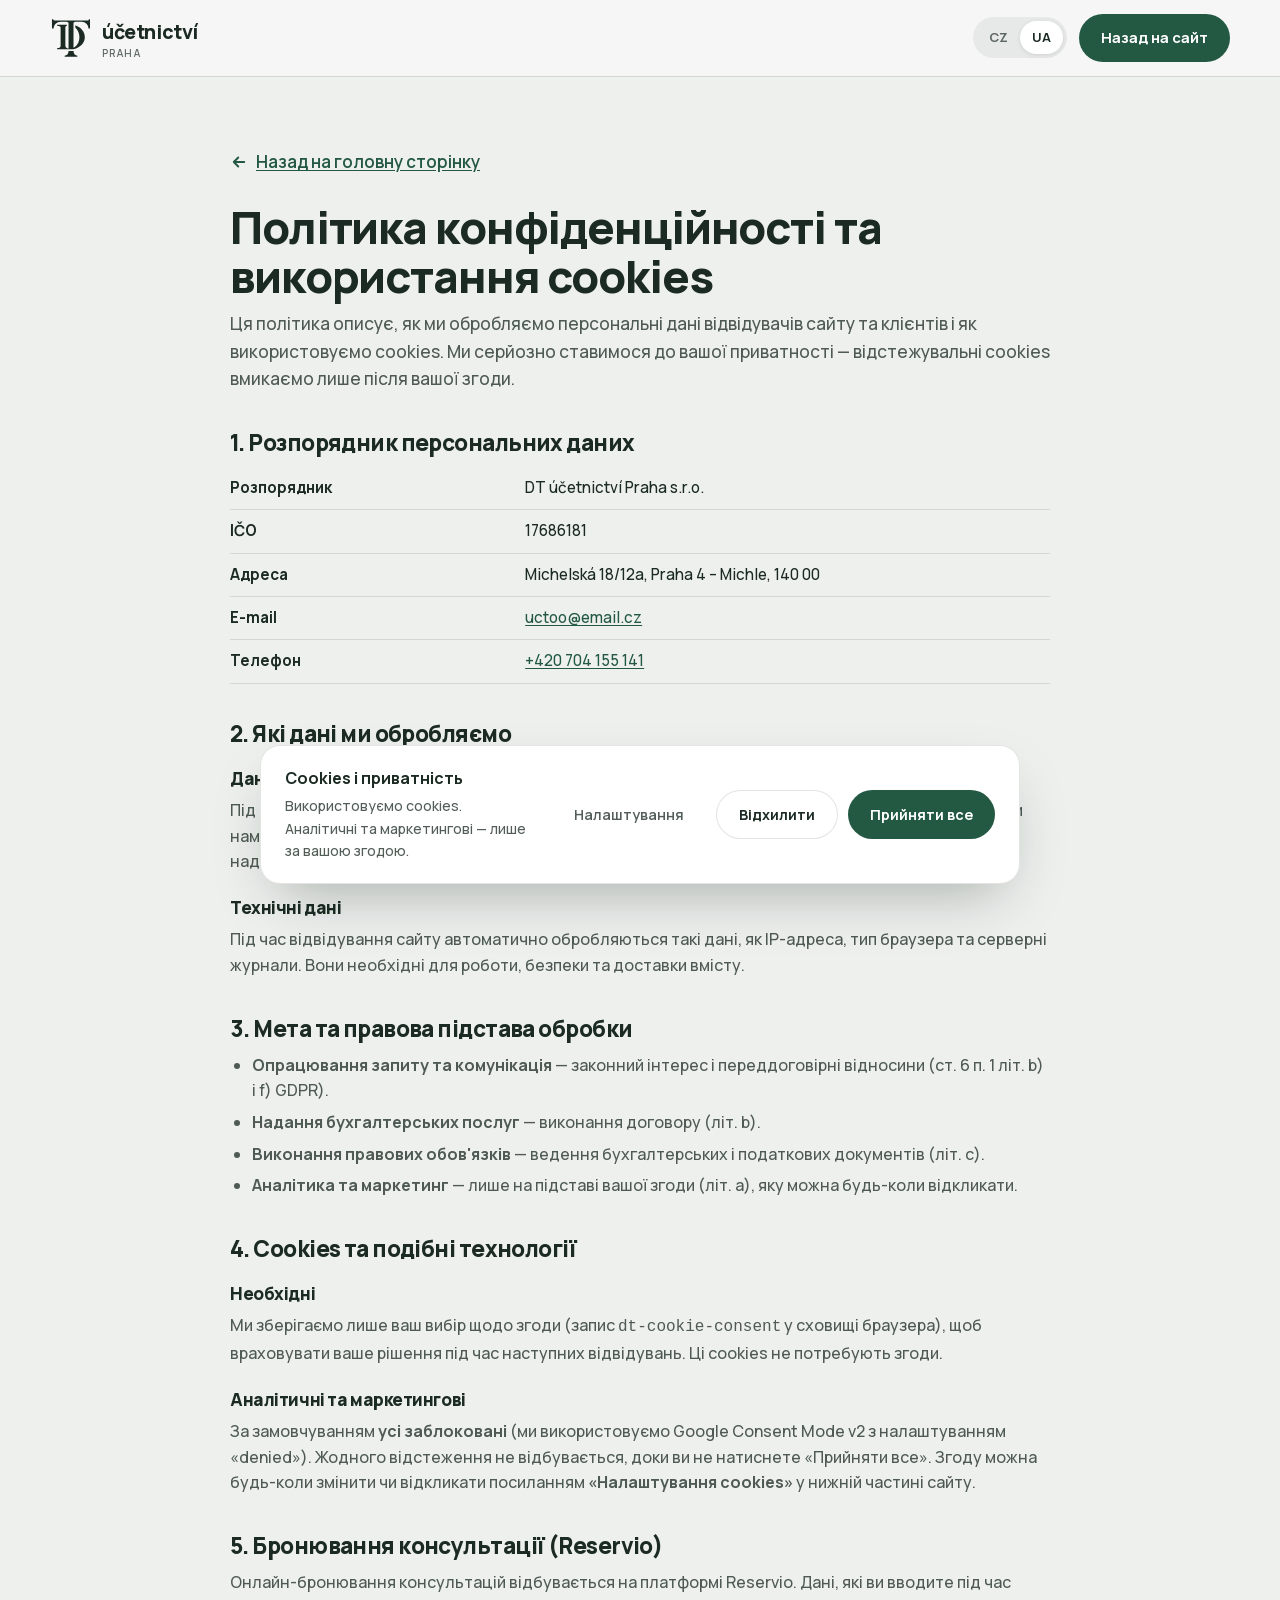
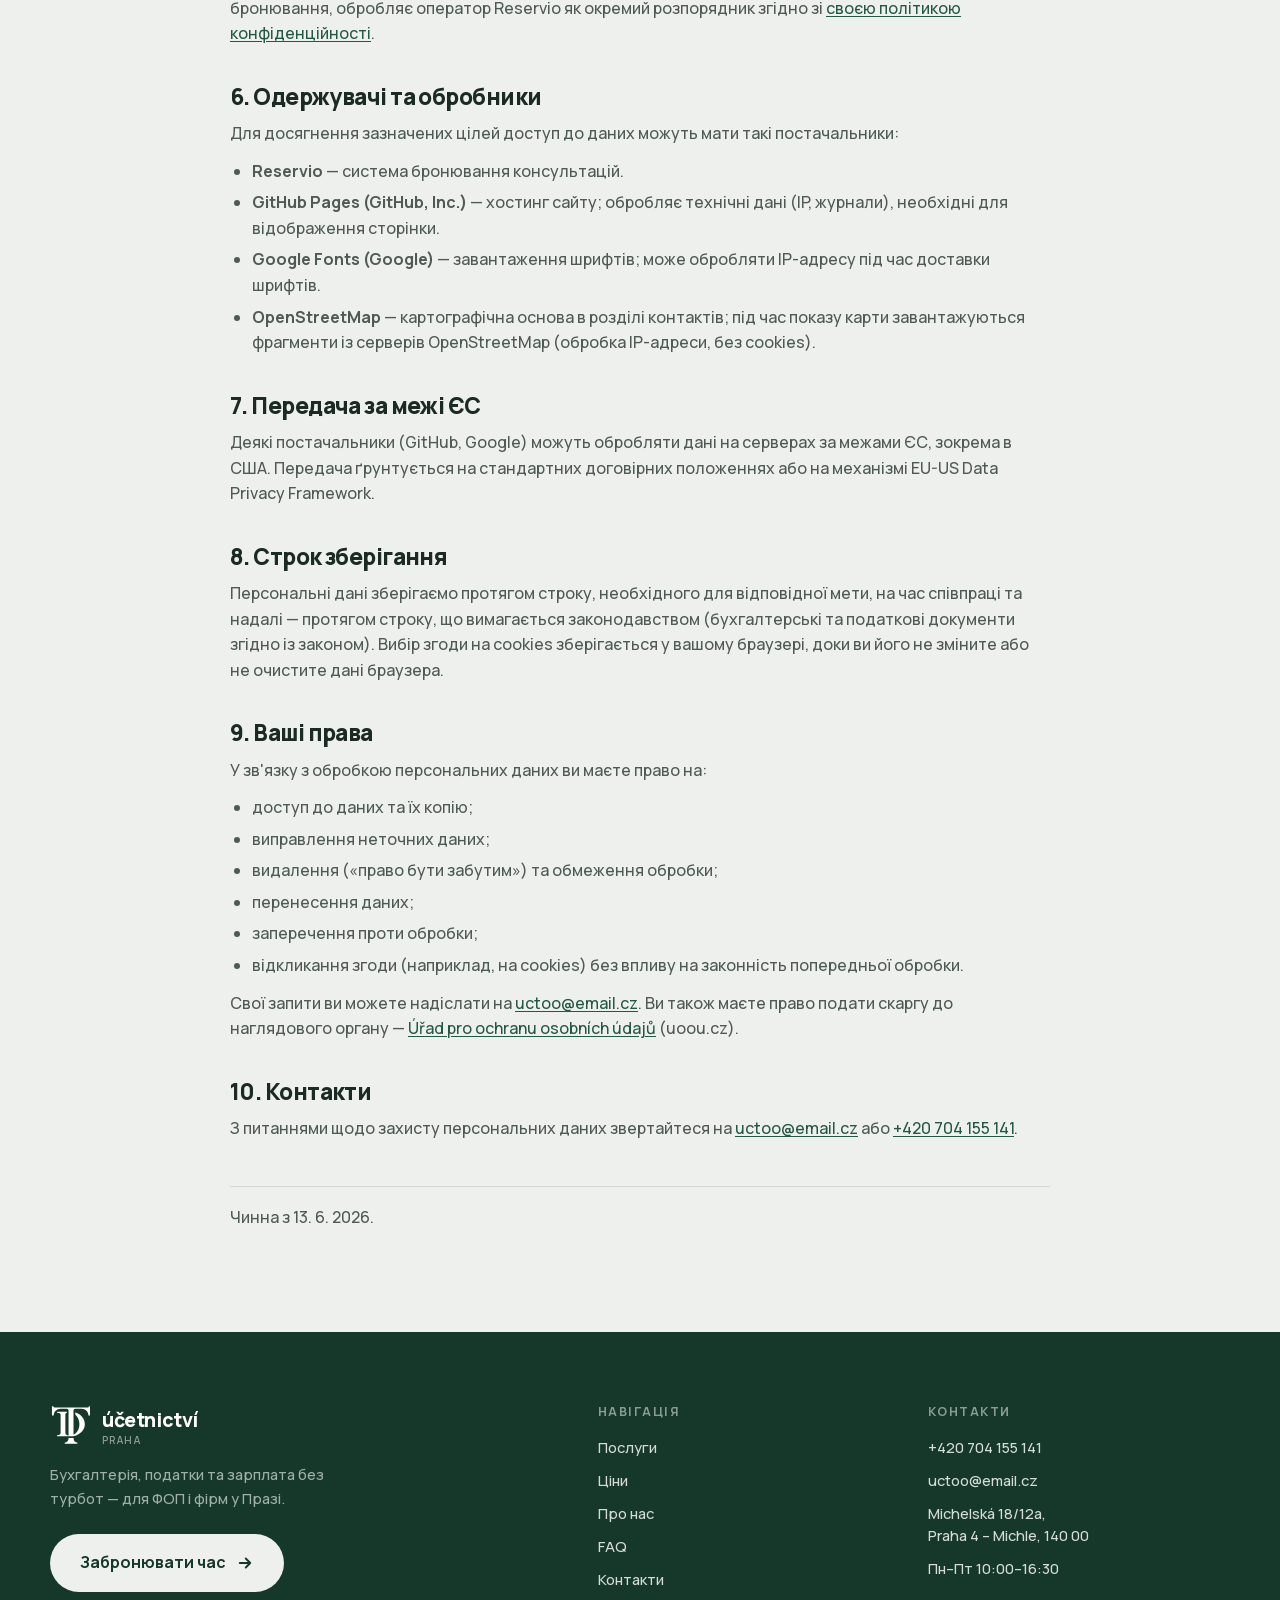
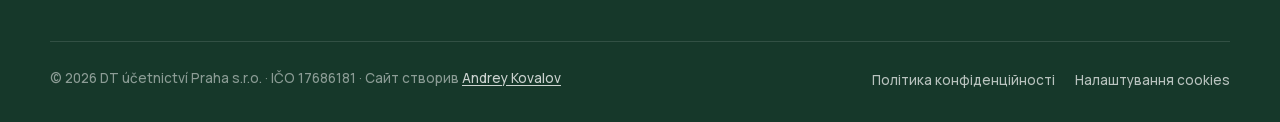
<file: zasady-ua.html>
<!DOCTYPE html>
<html lang="uk" class="no-js">
<head>
  <meta charset="UTF-8">
  <meta name="viewport" content="width=device-width, initial-scale=1.0">
  <title>Політика конфіденційності та cookies — DT účetnictví Praha</title>
  <meta name="description" content="Як DT účetnictví Praha s.r.o. обробляє персональні дані та використовує cookies. Згода, права суб'єкта даних за GDPR і контакти.">
  <meta name="robots" content="noindex, nofollow">
  <link rel="canonical" href="https://www.uctoo.cz/zasady-ua.html">
  <link rel="alternate" hreflang="cs" href="https://www.uctoo.cz/zasady.html">
  <link rel="alternate" hreflang="uk" href="https://www.uctoo.cz/zasady-ua.html">
  <meta name="theme-color" content="#16382A">
  <link rel="icon" type="image/svg+xml" href="assets/logo.svg">
  <link rel="apple-touch-icon" href="assets/icon-180.png">
  <link rel="stylesheet" href="assets/style.css?v=28">
  <script src="assets/prefs.js?v=1" defer></script>
</head>
<body class="legal-page">

  <header class="header">
    <div class="container header-inner">
      <a href="ua.html" class="logo" aria-label="DT účetnictví Praha — головна">
        <span class="logo-mark" aria-hidden="true"><svg viewBox="0 0 240 238" xmlns="http://www.w3.org/2000/svg"><path fill="currentColor" d="M134.864 193.659H105.628V197.99C105.628 210.07 95.8357 219.862 83.7559 219.862V226.792H156.519V219.862C144.559 219.862 134.864 210.167 134.864 198.207V193.659Z"/><path fill="currentColor" d="M18.5667 11.9715H11.1826V65.1402H20.9011C20.9011 43.4412 38.4916 25.8506 60.1906 25.8506H95.9439C101.467 25.8506 105.944 30.3278 105.944 35.8506V178.286H102.81C94.5255 178.286 87.8098 171.57 87.8098 163.286V58.863C87.8098 54.3847 91.4402 50.7544 95.9185 50.7544V43.0014H41.2918V50.7544H50.6916C56.2144 50.7544 60.6916 55.2315 60.6916 60.7544V164.838C60.6916 170.913 55.7667 175.838 49.6916 175.838H41.1353V183.127H134.279C134.279 183.127 199.008 170.569 199.008 113.435C199.008 60.9733 144.606 47.1213 144.606 47.1213V59.3884C144.606 59.3884 168.074 80.845 168.074 113.435C168.074 162.335 134.279 174.083 134.279 174.083V35.8506C134.279 30.3278 138.756 25.8506 144.279 25.8506H180.746C202.466 25.8506 220.073 43.4579 220.073 65.1777H228.563V11.355H222.26C222.26 15.5318 218.874 18.9179 214.697 18.9179H25.513C21.6766 18.9179 18.5667 15.8079 18.5667 11.9715Z"/></svg></span>
        <span>účetnictví<small>Praha</small></span>
      </a>
      <div class="header-actions">
        <div class="lang-switch" aria-label="Мова сайту">
          <a href="zasady.html" hreflang="cs">CZ</a>
          <a href="zasady-ua.html" class="active" lang="uk" aria-current="true">UA</a>
        </div>
        <a class="btn btn-primary" href="ua.html">Назад на сайт</a>
      </div>
    </div>
  </header>

  <main class="legal">
    <div class="container">
      <a href="ua.html" class="legal-back">
        <svg width="18" height="18" viewBox="0 0 24 24" fill="none" stroke="currentColor" stroke-width="2.5" stroke-linecap="round" stroke-linejoin="round" aria-hidden="true"><path d="M19 12H5M11 18l-6-6 6-6"/></svg>
        Назад на головну сторінку
      </a>

      <h1>Політика конфіденційності та використання cookies</h1>
      <p class="lead">Ця політика описує, як ми обробляємо персональні дані відвідувачів сайту та клієнтів і як використовуємо cookies. Ми серйозно ставимося до вашої приватності — відстежувальні cookies вмикаємо лише після вашої згоди.</p>

      <h2>1. Розпорядник персональних даних</h2>
      <table>
        <tr><td>Розпорядник</td><td>DT účetnictví Praha s.r.o.</td></tr>
        <tr><td>IČO</td><td>17686181</td></tr>
        <tr><td>Адреса</td><td>Michelská 18/12a, Praha 4 – Michle, 140 00</td></tr>
        <tr><td>E-mail</td><td><a href="mailto:uctoo@email.cz">uctoo@email.cz</a></td></tr>
        <tr><td>Телефон</td><td><a href="tel:+420704155141">+420 704 155 141</a></td></tr>
      </table>

      <h2>2. Які дані ми обробляємо</h2>
      <h3>Дані, які ви надаєте самі</h3>
      <p>Під час запиту, телефонного дзвінка, листування або бронювання консультації ви можете передати нам зокрема ім'я та прізвище, e-mail, номер телефону та відомості про ваш бізнес, необхідні для надання бухгалтерської послуги.</p>
      <h3>Технічні дані</h3>
      <p>Під час відвідування сайту автоматично обробляються такі дані, як IP-адреса, тип браузера та серверні журнали. Вони необхідні для роботи, безпеки та доставки вмісту.</p>

      <h2>3. Мета та правова підстава обробки</h2>
      <ul>
        <li><strong>Опрацювання запиту та комунікація</strong> — законний інтерес і переддоговірні відносини (ст. 6 п. 1 літ. b) і f) GDPR).</li>
        <li><strong>Надання бухгалтерських послуг</strong> — виконання договору (літ. b).</li>
        <li><strong>Виконання правових обов'язків</strong> — ведення бухгалтерських і податкових документів (літ. c).</li>
        <li><strong>Аналітика та маркетинг</strong> — лише на підставі вашої згоди (літ. a), яку можна будь-коли відкликати.</li>
      </ul>

      <h2>4. Cookies та подібні технології</h2>
      <h3>Необхідні</h3>
      <p>Ми зберігаємо лише ваш вибір щодо згоди (запис <code>dt-cookie-consent</code> у сховищі браузера), щоб враховувати ваше рішення під час наступних відвідувань. Ці cookies не потребують згоди.</p>
      <h3>Аналітичні та маркетингові</h3>
      <p>За замовчуванням <strong>усі заблоковані</strong> (ми використовуємо Google Consent Mode v2 з налаштуванням «denied»). Жодного відстеження не відбувається, доки ви не натиснете «Прийняти все». Згоду можна будь-коли змінити чи відкликати посиланням <strong>«Налаштування cookies»</strong> у нижній частині сайту.</p>

      <h2>5. Бронювання консультації (Reservio)</h2>
      <p>Онлайн-бронювання консультацій відбувається на платформі Reservio. Дані, які ви вводите під час бронювання, обробляє оператор Reservio як окремий розпорядник згідно зі <a href="https://www.reservio.com/privacy-policy" target="_blank" rel="noopener">своєю політикою конфіденційності</a>.</p>

      <h2>6. Одержувачі та обробники</h2>
      <p>Для досягнення зазначених цілей доступ до даних можуть мати такі постачальники:</p>
      <ul>
        <li><strong>Reservio</strong> — система бронювання консультацій.</li>
        <li><strong>GitHub Pages (GitHub, Inc.)</strong> — хостинг сайту; обробляє технічні дані (IP, журнали), необхідні для відображення сторінки.</li>
        <li><strong>Google Fonts (Google)</strong> — завантаження шрифтів; може обробляти IP-адресу під час доставки шрифтів.</li>
        <li><strong>OpenStreetMap</strong> — картографічна основа в розділі контактів; під час показу карти завантажуються фрагменти із серверів OpenStreetMap (обробка IP-адреси, без cookies).</li>
      </ul>

      <h2>7. Передача за межі ЄС</h2>
      <p>Деякі постачальники (GitHub, Google) можуть обробляти дані на серверах за межами ЄС, зокрема в США. Передача ґрунтується на стандартних договірних положеннях або на механізмі EU-US Data Privacy Framework.</p>

      <h2>8. Строк зберігання</h2>
      <p>Персональні дані зберігаємо протягом строку, необхідного для відповідної мети, на час співпраці та надалі — протягом строку, що вимагається законодавством (бухгалтерські та податкові документи згідно із законом). Вибір згоди на cookies зберігається у вашому браузері, доки ви його не зміните або не очистите дані браузера.</p>

      <h2>9. Ваші права</h2>
      <p>У зв'язку з обробкою персональних даних ви маєте право на:</p>
      <ul>
        <li>доступ до даних та їх копію;</li>
        <li>виправлення неточних даних;</li>
        <li>видалення («право бути забутим») та обмеження обробки;</li>
        <li>перенесення даних;</li>
        <li>заперечення проти обробки;</li>
        <li>відкликання згоди (наприклад, на cookies) без впливу на законність попередньої обробки.</li>
      </ul>
      <p>Свої запити ви можете надіслати на <a href="mailto:uctoo@email.cz">uctoo@email.cz</a>. Ви також маєте право подати скаргу до наглядового органу — <a href="https://www.uoou.cz" target="_blank" rel="noopener">Úřad pro ochranu osobních údajů</a> (uoou.cz).</p>

      <h2>10. Контакти</h2>
      <p>З питаннями щодо захисту персональних даних звертайтеся на <a href="mailto:uctoo@email.cz">uctoo@email.cz</a> або <a href="tel:+420704155141">+420 704 155 141</a>.</p>

      <p class="legal-updated">Чинна з 13. 6. 2026.</p>
    </div>
  </main>

  <footer class="footer">
    <div class="container">
      <div class="footer-top">
        <div class="footer-brand">
          <a href="ua.html" class="logo" aria-label="DT účetnictví Praha">
            <span class="logo-mark" aria-hidden="true"><svg viewBox="0 0 240 238" xmlns="http://www.w3.org/2000/svg"><path fill="currentColor" d="M134.864 193.659H105.628V197.99C105.628 210.07 95.8357 219.862 83.7559 219.862V226.792H156.519V219.862C144.559 219.862 134.864 210.167 134.864 198.207V193.659Z"/><path fill="currentColor" d="M18.5667 11.9715H11.1826V65.1402H20.9011C20.9011 43.4412 38.4916 25.8506 60.1906 25.8506H95.9439C101.467 25.8506 105.944 30.3278 105.944 35.8506V178.286H102.81C94.5255 178.286 87.8098 171.57 87.8098 163.286V58.863C87.8098 54.3847 91.4402 50.7544 95.9185 50.7544V43.0014H41.2918V50.7544H50.6916C56.2144 50.7544 60.6916 55.2315 60.6916 60.7544V164.838C60.6916 170.913 55.7667 175.838 49.6916 175.838H41.1353V183.127H134.279C134.279 183.127 199.008 170.569 199.008 113.435C199.008 60.9733 144.606 47.1213 144.606 47.1213V59.3884C144.606 59.3884 168.074 80.845 168.074 113.435C168.074 162.335 134.279 174.083 134.279 174.083V35.8506C134.279 30.3278 138.756 25.8506 144.279 25.8506H180.746C202.466 25.8506 220.073 43.4579 220.073 65.1777H228.563V11.355H222.26C222.26 15.5318 218.874 18.9179 214.697 18.9179H25.513C21.6766 18.9179 18.5667 15.8079 18.5667 11.9715Z"/></svg></span>
            <span>účetnictví<small>Praha</small></span>
          </a>
          <p class="footer-tagline">Бухгалтерія, податки та зарплата без турбот — для ФОП і фірм у Празі.</p>
          <a class="btn btn-primary" href="https://diana-romanukova.reservio.com/services" target="_blank" rel="noopener">
            Забронювати час
            <svg width="18" height="18" viewBox="0 0 24 24" fill="none" stroke="currentColor" stroke-width="2.5" stroke-linecap="round" stroke-linejoin="round" aria-hidden="true"><path d="M5 12h14M13 6l6 6-6 6"/></svg>
          </a>
        </div>
        <nav class="footer-nav" aria-label="Підвал">
          <div class="footer-col">
            <h3>Навігація</h3>
            <a href="ua.html#sluzby">Послуги</a>
            <a href="ua.html#cenik">Ціни</a>
            <a href="ua.html#o-nas">Про нас</a>
            <a href="ua.html#faq">FAQ</a>
            <a href="ua.html#kontakt">Контакти</a>
          </div>
          <div class="footer-col">
            <h3>Контакти</h3>
            <a href="tel:+420704155141">+420 704 155 141</a>
            <a href="mailto:uctoo@email.cz">uctoo@email.cz</a>
            <p>Michelská 18/12a,<br>Praha 4 – Michle, 140 00</p>
            <p>Пн–Пт 10:00–16:30</p>
          </div>
        </nav>
      </div>
      <div class="footer-bottom">
        <span>© 2026 DT účetnictví Praha s.r.o. · IČO 17686181 · Сайт створив <a class="footer-credit" href="https://kovalov.cz" target="_blank" rel="noopener">Andrey Kovalov</a></span>
        <span class="footer-legal">
          <a href="zasady-ua.html">Політика конфіденційності</a>
          <button type="button" class="footer-link" data-pref="open">Налаштування cookies</button>
        </span>
      </div>
    </div>
  </footer>

  <div class="pref-bar" id="prefBar" role="dialog" aria-live="polite" aria-label="Налаштування приватності" hidden>
    <div class="pref-inner">
      <div class="pref-text">
        <strong>Cookies і приватність</strong>
        <p>Використовуємо cookies. Аналітичні та маркетингові — лише за вашою згодою.</p>
      </div>
      <div class="pref-options">
        <label class="pref-opt">
          <span><strong>Необхідні</strong><small>Потрібні для роботи сайту — завжди активні.</small></span>
          <input type="checkbox" checked disabled aria-label="Необхідні cookies (завжди активні)">
        </label>
        <label class="pref-opt">
          <span><strong>Аналітичні</strong><small>Анонімна статистика відвідувань.</small></span>
          <input type="checkbox" data-cat="analytics" aria-label="Аналітичні cookies">
        </label>
        <label class="pref-opt">
          <span><strong>Маркетингові</strong><small>Вимірювання реклами та ремаркетинг.</small></span>
          <input type="checkbox" data-cat="marketing" aria-label="Маркетингові cookies">
        </label>
      </div>
      <div class="pref-actions">
        <button type="button" class="btn btn-ghost" data-pref="settings">Налаштування</button>
        <button type="button" class="btn btn-secondary" data-pref="deny">Відхилити</button>
        <button type="button" class="btn btn-primary" data-pref="save">Зберегти вибір</button>
        <button type="button" class="btn btn-primary" data-pref="accept">Прийняти все</button>
      </div>
    </div>
  </div>

</body>
</html>
</file>
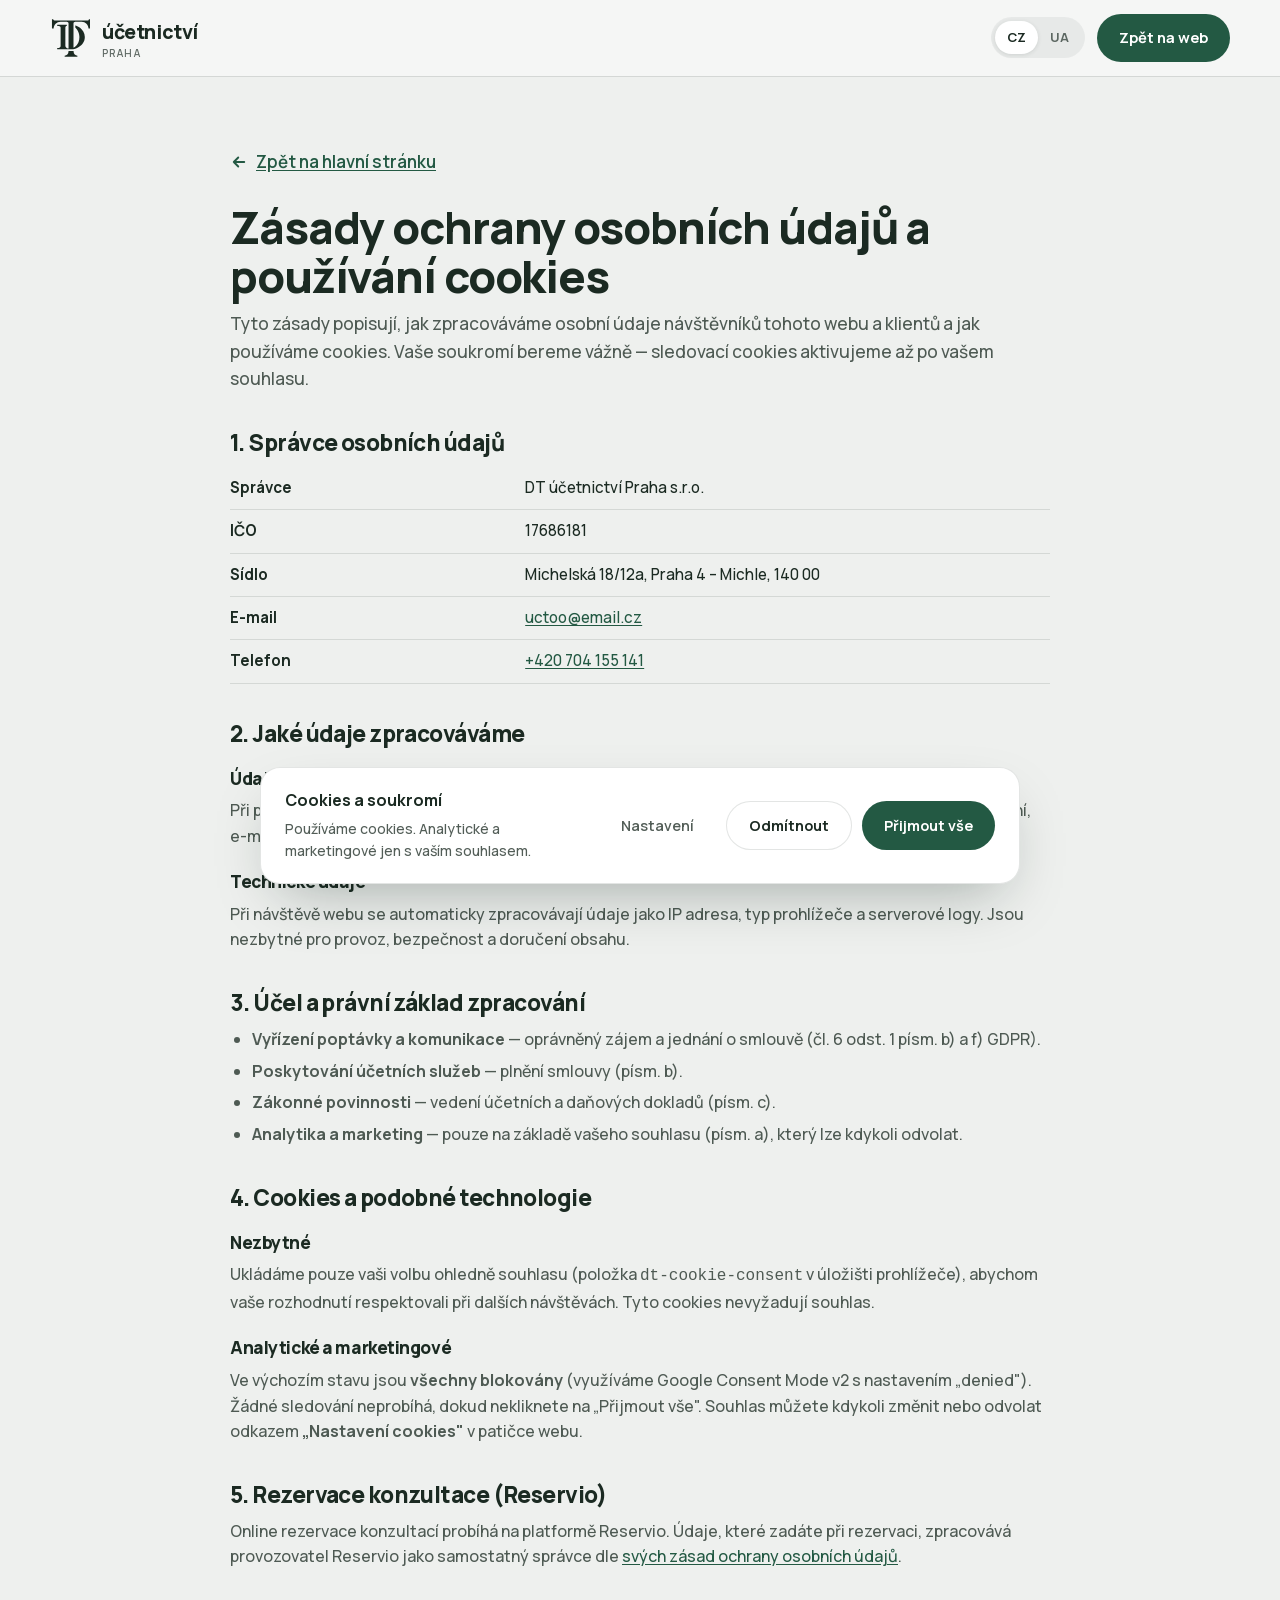
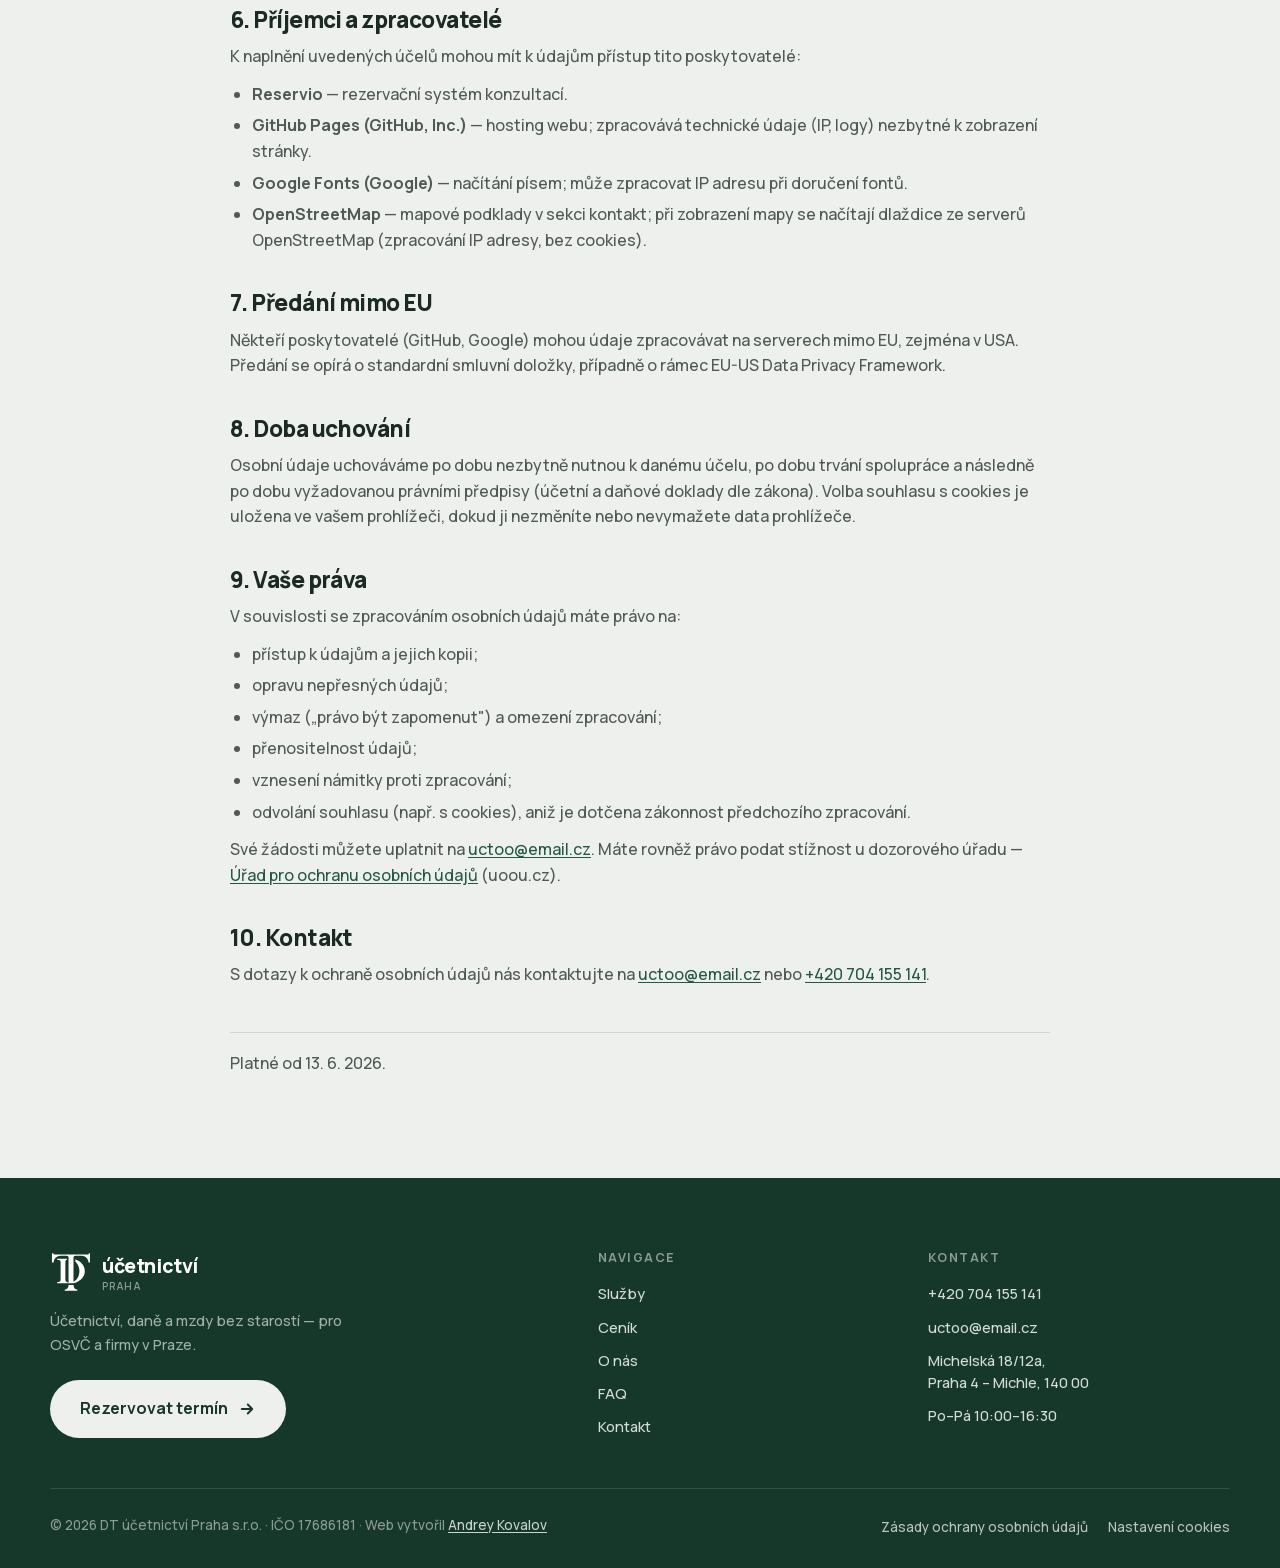
<file: zasady.html>
<!DOCTYPE html>
<html lang="cs" class="no-js">
<head>
  <meta charset="UTF-8">
  <meta name="viewport" content="width=device-width, initial-scale=1.0">
  <title>Zásady ochrany osobních údajů a cookies — DT účetnictví Praha</title>
  <meta name="description" content="Jak DT účetnictví Praha s.r.o. zpracovává osobní údaje a používá cookies. Souhlas, práva subjektu údajů dle GDPR a kontakt.">
  <meta name="robots" content="noindex, nofollow">
  <link rel="canonical" href="https://www.uctoo.cz/zasady.html">
  <link rel="alternate" hreflang="cs" href="https://www.uctoo.cz/zasady.html">
  <link rel="alternate" hreflang="uk" href="https://www.uctoo.cz/zasady-ua.html">
  <meta name="theme-color" content="#16382A">
  <link rel="icon" type="image/svg+xml" href="assets/logo.svg">
  <link rel="apple-touch-icon" href="assets/icon-180.png">
  <link rel="stylesheet" href="assets/style.css?v=28">
  <script src="assets/prefs.js?v=1" defer></script>
</head>
<body class="legal-page">

  <header class="header">
    <div class="container header-inner">
      <a href="index.html" class="logo" aria-label="DT účetnictví Praha — domů">
        <span class="logo-mark" aria-hidden="true"><svg viewBox="0 0 240 238" xmlns="http://www.w3.org/2000/svg"><path fill="currentColor" d="M134.864 193.659H105.628V197.99C105.628 210.07 95.8357 219.862 83.7559 219.862V226.792H156.519V219.862C144.559 219.862 134.864 210.167 134.864 198.207V193.659Z"/><path fill="currentColor" d="M18.5667 11.9715H11.1826V65.1402H20.9011C20.9011 43.4412 38.4916 25.8506 60.1906 25.8506H95.9439C101.467 25.8506 105.944 30.3278 105.944 35.8506V178.286H102.81C94.5255 178.286 87.8098 171.57 87.8098 163.286V58.863C87.8098 54.3847 91.4402 50.7544 95.9185 50.7544V43.0014H41.2918V50.7544H50.6916C56.2144 50.7544 60.6916 55.2315 60.6916 60.7544V164.838C60.6916 170.913 55.7667 175.838 49.6916 175.838H41.1353V183.127H134.279C134.279 183.127 199.008 170.569 199.008 113.435C199.008 60.9733 144.606 47.1213 144.606 47.1213V59.3884C144.606 59.3884 168.074 80.845 168.074 113.435C168.074 162.335 134.279 174.083 134.279 174.083V35.8506C134.279 30.3278 138.756 25.8506 144.279 25.8506H180.746C202.466 25.8506 220.073 43.4579 220.073 65.1777H228.563V11.355H222.26C222.26 15.5318 218.874 18.9179 214.697 18.9179H25.513C21.6766 18.9179 18.5667 15.8079 18.5667 11.9715Z"/></svg></span>
        <span>účetnictví<small>Praha</small></span>
      </a>
      <div class="header-actions">
        <div class="lang-switch" aria-label="Jazyk webu">
          <a href="zasady.html" class="active" aria-current="true">CZ</a>
          <a href="zasady-ua.html" lang="uk" hreflang="uk">UA</a>
        </div>
        <a class="btn btn-primary" href="index.html">Zpět na web</a>
      </div>
    </div>
  </header>

  <main class="legal">
    <div class="container">
      <a href="index.html" class="legal-back">
        <svg width="18" height="18" viewBox="0 0 24 24" fill="none" stroke="currentColor" stroke-width="2.5" stroke-linecap="round" stroke-linejoin="round" aria-hidden="true"><path d="M19 12H5M11 18l-6-6 6-6"/></svg>
        Zpět na hlavní stránku
      </a>

      <h1>Zásady ochrany osobních údajů a používání cookies</h1>
      <p class="lead">Tyto zásady popisují, jak zpracováváme osobní údaje návštěvníků tohoto webu a klientů a jak používáme cookies. Vaše soukromí bereme vážně — sledovací cookies aktivujeme až po vašem souhlasu.</p>

      <h2>1. Správce osobních údajů</h2>
      <table>
        <tr><td>Správce</td><td>DT účetnictví Praha s.r.o.</td></tr>
        <tr><td>IČO</td><td>17686181</td></tr>
        <tr><td>Sídlo</td><td>Michelská 18/12a, Praha 4 – Michle, 140 00</td></tr>
        <tr><td>E-mail</td><td><a href="mailto:uctoo@email.cz">uctoo@email.cz</a></td></tr>
        <tr><td>Telefon</td><td><a href="tel:+420704155141">+420 704 155 141</a></td></tr>
      </table>

      <h2>2. Jaké údaje zpracováváme</h2>
      <h3>Údaje, které nám sami poskytnete</h3>
      <p>Při poptávce, telefonátu, e-mailu nebo rezervaci konzultace nám můžete předat zejména jméno a příjmení, e-mail, telefonní číslo a informace o vašem podnikání nezbytné k poskytnutí účetní služby.</p>
      <h3>Technické údaje</h3>
      <p>Při návštěvě webu se automaticky zpracovávají údaje jako IP adresa, typ prohlížeče a serverové logy. Jsou nezbytné pro provoz, bezpečnost a doručení obsahu.</p>

      <h2>3. Účel a právní základ zpracování</h2>
      <ul>
        <li><strong>Vyřízení poptávky a komunikace</strong> — oprávněný zájem a jednání o smlouvě (čl. 6 odst. 1 písm. b) a f) GDPR).</li>
        <li><strong>Poskytování účetních služeb</strong> — plnění smlouvy (písm. b).</li>
        <li><strong>Zákonné povinnosti</strong> — vedení účetních a daňových dokladů (písm. c).</li>
        <li><strong>Analytika a marketing</strong> — pouze na základě vašeho souhlasu (písm. a), který lze kdykoli odvolat.</li>
      </ul>

      <h2>4. Cookies a podobné technologie</h2>
      <h3>Nezbytné</h3>
      <p>Ukládáme pouze vaši volbu ohledně souhlasu (položka <code>dt-cookie-consent</code> v úložišti prohlížeče), abychom vaše rozhodnutí respektovali při dalších návštěvách. Tyto cookies nevyžadují souhlas.</p>
      <h3>Analytické a marketingové</h3>
      <p>Ve výchozím stavu jsou <strong>všechny blokovány</strong> (využíváme Google Consent Mode v2 s nastavením „denied"). Žádné sledování neprobíhá, dokud nekliknete na „Přijmout vše". Souhlas můžete kdykoli změnit nebo odvolat odkazem <strong>„Nastavení cookies"</strong> v patičce webu.</p>

      <h2>5. Rezervace konzultace (Reservio)</h2>
      <p>Online rezervace konzultací probíhá na platformě Reservio. Údaje, které zadáte při rezervaci, zpracovává provozovatel Reservio jako samostatný správce dle <a href="https://www.reservio.com/cs/privacy-policy" target="_blank" rel="noopener">svých zásad ochrany osobních údajů</a>.</p>

      <h2>6. Příjemci a zpracovatelé</h2>
      <p>K naplnění uvedených účelů mohou mít k údajům přístup tito poskytovatelé:</p>
      <ul>
        <li><strong>Reservio</strong> — rezervační systém konzultací.</li>
        <li><strong>GitHub Pages (GitHub, Inc.)</strong> — hosting webu; zpracovává technické údaje (IP, logy) nezbytné k zobrazení stránky.</li>
        <li><strong>Google Fonts (Google)</strong> — načítání písem; může zpracovat IP adresu při doručení fontů.</li>
        <li><strong>OpenStreetMap</strong> — mapové podklady v sekci kontakt; při zobrazení mapy se načítají dlaždice ze serverů OpenStreetMap (zpracování IP adresy, bez cookies).</li>
      </ul>

      <h2>7. Předání mimo EU</h2>
      <p>Někteří poskytovatelé (GitHub, Google) mohou údaje zpracovávat na serverech mimo EU, zejména v USA. Předání se opírá o standardní smluvní doložky, případně o rámec EU-US Data Privacy Framework.</p>

      <h2>8. Doba uchování</h2>
      <p>Osobní údaje uchováváme po dobu nezbytně nutnou k danému účelu, po dobu trvání spolupráce a následně po dobu vyžadovanou právními předpisy (účetní a daňové doklady dle zákona). Volba souhlasu s cookies je uložena ve vašem prohlížeči, dokud ji nezměníte nebo nevymažete data prohlížeče.</p>

      <h2>9. Vaše práva</h2>
      <p>V souvislosti se zpracováním osobních údajů máte právo na:</p>
      <ul>
        <li>přístup k údajům a jejich kopii;</li>
        <li>opravu nepřesných údajů;</li>
        <li>výmaz („právo být zapomenut") a omezení zpracování;</li>
        <li>přenositelnost údajů;</li>
        <li>vznesení námitky proti zpracování;</li>
        <li>odvolání souhlasu (např. s cookies), aniž je dotčena zákonnost předchozího zpracování.</li>
      </ul>
      <p>Své žádosti můžete uplatnit na <a href="mailto:uctoo@email.cz">uctoo@email.cz</a>. Máte rovněž právo podat stížnost u dozorového úřadu — <a href="https://www.uoou.cz" target="_blank" rel="noopener">Úřad pro ochranu osobních údajů</a> (uoou.cz).</p>

      <h2>10. Kontakt</h2>
      <p>S dotazy k ochraně osobních údajů nás kontaktujte na <a href="mailto:uctoo@email.cz">uctoo@email.cz</a> nebo <a href="tel:+420704155141">+420 704 155 141</a>.</p>

      <p class="legal-updated">Platné od 13. 6. 2026.</p>
    </div>
  </main>

  <footer class="footer">
    <div class="container">
      <div class="footer-top">
        <div class="footer-brand">
          <a href="index.html" class="logo" aria-label="DT účetnictví Praha">
            <span class="logo-mark" aria-hidden="true"><svg viewBox="0 0 240 238" xmlns="http://www.w3.org/2000/svg"><path fill="currentColor" d="M134.864 193.659H105.628V197.99C105.628 210.07 95.8357 219.862 83.7559 219.862V226.792H156.519V219.862C144.559 219.862 134.864 210.167 134.864 198.207V193.659Z"/><path fill="currentColor" d="M18.5667 11.9715H11.1826V65.1402H20.9011C20.9011 43.4412 38.4916 25.8506 60.1906 25.8506H95.9439C101.467 25.8506 105.944 30.3278 105.944 35.8506V178.286H102.81C94.5255 178.286 87.8098 171.57 87.8098 163.286V58.863C87.8098 54.3847 91.4402 50.7544 95.9185 50.7544V43.0014H41.2918V50.7544H50.6916C56.2144 50.7544 60.6916 55.2315 60.6916 60.7544V164.838C60.6916 170.913 55.7667 175.838 49.6916 175.838H41.1353V183.127H134.279C134.279 183.127 199.008 170.569 199.008 113.435C199.008 60.9733 144.606 47.1213 144.606 47.1213V59.3884C144.606 59.3884 168.074 80.845 168.074 113.435C168.074 162.335 134.279 174.083 134.279 174.083V35.8506C134.279 30.3278 138.756 25.8506 144.279 25.8506H180.746C202.466 25.8506 220.073 43.4579 220.073 65.1777H228.563V11.355H222.26C222.26 15.5318 218.874 18.9179 214.697 18.9179H25.513C21.6766 18.9179 18.5667 15.8079 18.5667 11.9715Z"/></svg></span>
            <span>účetnictví<small>Praha</small></span>
          </a>
          <p class="footer-tagline">Účetnictví, daně a mzdy bez starostí — pro OSVČ a firmy v Praze.</p>
          <a class="btn btn-primary" href="https://diana-romanukova.reservio.com/services" target="_blank" rel="noopener">
            Rezervovat termín
            <svg width="18" height="18" viewBox="0 0 24 24" fill="none" stroke="currentColor" stroke-width="2.5" stroke-linecap="round" stroke-linejoin="round" aria-hidden="true"><path d="M5 12h14M13 6l6 6-6 6"/></svg>
          </a>
        </div>
        <nav class="footer-nav" aria-label="Patička">
          <div class="footer-col">
            <h3>Navigace</h3>
            <a href="index.html#sluzby">Služby</a>
            <a href="index.html#cenik">Ceník</a>
            <a href="index.html#o-nas">O nás</a>
            <a href="index.html#faq">FAQ</a>
            <a href="index.html#kontakt">Kontakt</a>
          </div>
          <div class="footer-col">
            <h3>Kontakt</h3>
            <a href="tel:+420704155141">+420 704 155 141</a>
            <a href="mailto:uctoo@email.cz">uctoo@email.cz</a>
            <p>Michelská 18/12a,<br>Praha 4 – Michle, 140 00</p>
            <p>Po–Pá 10:00–16:30</p>
          </div>
        </nav>
      </div>
      <div class="footer-bottom">
        <span>© 2026 DT účetnictví Praha s.r.o. · IČO 17686181 · Web vytvořil <a class="footer-credit" href="https://kovalov.cz" target="_blank" rel="noopener">Andrey Kovalov</a></span>
        <span class="footer-legal">
          <a href="zasady.html">Zásady ochrany osobních údajů</a>
          <button type="button" class="footer-link" data-pref="open">Nastavení cookies</button>
        </span>
      </div>
    </div>
  </footer>

  <div class="pref-bar" id="prefBar" role="dialog" aria-live="polite" aria-label="Nastavení soukromí" hidden>
    <div class="pref-inner">
      <div class="pref-text">
        <strong>Cookies a soukromí</strong>
        <p>Používáme cookies. Analytické a marketingové jen s vaším souhlasem.</p>
      </div>
      <div class="pref-options">
        <label class="pref-opt">
          <span><strong>Nezbytné</strong><small>Nutné pro provoz webu — vždy aktivní.</small></span>
          <input type="checkbox" checked disabled aria-label="Nezbytné cookies (vždy aktivní)">
        </label>
        <label class="pref-opt">
          <span><strong>Analytické</strong><small>Anonymní statistiky návštěvnosti.</small></span>
          <input type="checkbox" data-cat="analytics" aria-label="Analytické cookies">
        </label>
        <label class="pref-opt">
          <span><strong>Marketingové</strong><small>Měření reklam a remarketing.</small></span>
          <input type="checkbox" data-cat="marketing" aria-label="Marketingové cookies">
        </label>
      </div>
      <div class="pref-actions">
        <button type="button" class="btn btn-ghost" data-pref="settings">Nastavení</button>
        <button type="button" class="btn btn-secondary" data-pref="deny">Odmítnout</button>
        <button type="button" class="btn btn-primary" data-pref="save">Uložit volbu</button>
        <button type="button" class="btn btn-primary" data-pref="accept">Přijmout vše</button>
      </div>
    </div>
  </div>

</body>
</html>
</file>
<file: assets/style.css>
/* Manrope — self-hosted woff2 (GDPR + perf; was Google Fonts). Files in assets/fonts/ */
@font-face {
  font-family: 'Manrope';
  font-style: normal;
  font-weight: 500;
  font-display: swap;
  src: url('fonts/manrope-500-cyrillic-ext.woff2') format('woff2');
  unicode-range: U+0460-052F, U+1C80-1C8A, U+20B4, U+2DE0-2DFF, U+A640-A69F, U+FE2E-FE2F;
}
@font-face {
  font-family: 'Manrope';
  font-style: normal;
  font-weight: 500;
  font-display: swap;
  src: url('fonts/manrope-500-cyrillic.woff2') format('woff2');
  unicode-range: U+0301, U+0400-045F, U+0490-0491, U+04B0-04B1, U+2116;
}
@font-face {
  font-family: 'Manrope';
  font-style: normal;
  font-weight: 500;
  font-display: swap;
  src: url('fonts/manrope-500-latin-ext.woff2') format('woff2');
  unicode-range: U+0100-02BA, U+02BD-02C5, U+02C7-02CC, U+02CE-02D7, U+02DD-02FF, U+0304, U+0308, U+0329, U+1D00-1DBF, U+1E00-1E9F, U+1EF2-1EFF, U+2020, U+20A0-20AB, U+20AD-20C0, U+2113, U+2C60-2C7F, U+A720-A7FF;
}
@font-face {
  font-family: 'Manrope';
  font-style: normal;
  font-weight: 500;
  font-display: swap;
  src: url('fonts/manrope-500-latin.woff2') format('woff2');
  unicode-range: U+0000-00FF, U+0131, U+0152-0153, U+02BB-02BC, U+02C6, U+02DA, U+02DC, U+0304, U+0308, U+0329, U+2000-206F, U+20AC, U+2122, U+2191, U+2193, U+2212, U+2215, U+FEFF, U+FFFD;
}
@font-face {
  font-family: 'Manrope';
  font-style: normal;
  font-weight: 600;
  font-display: swap;
  src: url('fonts/manrope-600-cyrillic-ext.woff2') format('woff2');
  unicode-range: U+0460-052F, U+1C80-1C8A, U+20B4, U+2DE0-2DFF, U+A640-A69F, U+FE2E-FE2F;
}
@font-face {
  font-family: 'Manrope';
  font-style: normal;
  font-weight: 600;
  font-display: swap;
  src: url('fonts/manrope-600-cyrillic.woff2') format('woff2');
  unicode-range: U+0301, U+0400-045F, U+0490-0491, U+04B0-04B1, U+2116;
}
@font-face {
  font-family: 'Manrope';
  font-style: normal;
  font-weight: 600;
  font-display: swap;
  src: url('fonts/manrope-600-latin-ext.woff2') format('woff2');
  unicode-range: U+0100-02BA, U+02BD-02C5, U+02C7-02CC, U+02CE-02D7, U+02DD-02FF, U+0304, U+0308, U+0329, U+1D00-1DBF, U+1E00-1E9F, U+1EF2-1EFF, U+2020, U+20A0-20AB, U+20AD-20C0, U+2113, U+2C60-2C7F, U+A720-A7FF;
}
@font-face {
  font-family: 'Manrope';
  font-style: normal;
  font-weight: 600;
  font-display: swap;
  src: url('fonts/manrope-600-latin.woff2') format('woff2');
  unicode-range: U+0000-00FF, U+0131, U+0152-0153, U+02BB-02BC, U+02C6, U+02DA, U+02DC, U+0304, U+0308, U+0329, U+2000-206F, U+20AC, U+2122, U+2191, U+2193, U+2212, U+2215, U+FEFF, U+FFFD;
}
@font-face {
  font-family: 'Manrope';
  font-style: normal;
  font-weight: 700;
  font-display: swap;
  src: url('fonts/manrope-700-cyrillic-ext.woff2') format('woff2');
  unicode-range: U+0460-052F, U+1C80-1C8A, U+20B4, U+2DE0-2DFF, U+A640-A69F, U+FE2E-FE2F;
}
@font-face {
  font-family: 'Manrope';
  font-style: normal;
  font-weight: 700;
  font-display: swap;
  src: url('fonts/manrope-700-cyrillic.woff2') format('woff2');
  unicode-range: U+0301, U+0400-045F, U+0490-0491, U+04B0-04B1, U+2116;
}
@font-face {
  font-family: 'Manrope';
  font-style: normal;
  font-weight: 700;
  font-display: swap;
  src: url('fonts/manrope-700-latin-ext.woff2') format('woff2');
  unicode-range: U+0100-02BA, U+02BD-02C5, U+02C7-02CC, U+02CE-02D7, U+02DD-02FF, U+0304, U+0308, U+0329, U+1D00-1DBF, U+1E00-1E9F, U+1EF2-1EFF, U+2020, U+20A0-20AB, U+20AD-20C0, U+2113, U+2C60-2C7F, U+A720-A7FF;
}
@font-face {
  font-family: 'Manrope';
  font-style: normal;
  font-weight: 700;
  font-display: swap;
  src: url('fonts/manrope-700-latin.woff2') format('woff2');
  unicode-range: U+0000-00FF, U+0131, U+0152-0153, U+02BB-02BC, U+02C6, U+02DA, U+02DC, U+0304, U+0308, U+0329, U+2000-206F, U+20AC, U+2122, U+2191, U+2193, U+2212, U+2215, U+FEFF, U+FFFD;
}
@font-face {
  font-family: 'Manrope';
  font-style: normal;
  font-weight: 800;
  font-display: swap;
  src: url('fonts/manrope-800-cyrillic-ext.woff2') format('woff2');
  unicode-range: U+0460-052F, U+1C80-1C8A, U+20B4, U+2DE0-2DFF, U+A640-A69F, U+FE2E-FE2F;
}
@font-face {
  font-family: 'Manrope';
  font-style: normal;
  font-weight: 800;
  font-display: swap;
  src: url('fonts/manrope-800-cyrillic.woff2') format('woff2');
  unicode-range: U+0301, U+0400-045F, U+0490-0491, U+04B0-04B1, U+2116;
}
@font-face {
  font-family: 'Manrope';
  font-style: normal;
  font-weight: 800;
  font-display: swap;
  src: url('fonts/manrope-800-latin-ext.woff2') format('woff2');
  unicode-range: U+0100-02BA, U+02BD-02C5, U+02C7-02CC, U+02CE-02D7, U+02DD-02FF, U+0304, U+0308, U+0329, U+1D00-1DBF, U+1E00-1E9F, U+1EF2-1EFF, U+2020, U+20A0-20AB, U+20AD-20C0, U+2113, U+2C60-2C7F, U+A720-A7FF;
}
@font-face {
  font-family: 'Manrope';
  font-style: normal;
  font-weight: 800;
  font-display: swap;
  src: url('fonts/manrope-800-latin.woff2') format('woff2');
  unicode-range: U+0000-00FF, U+0131, U+0152-0153, U+02BB-02BC, U+02C6, U+02DA, U+02DC, U+0304, U+0308, U+0329, U+2000-206F, U+20AC, U+2122, U+2191, U+2193, U+2212, U+2215, U+FEFF, U+FFFD;
}

/* ============================================================
   DT účetnictví Praha — one-page site
   Style: cool porcelain + deep forest green (finance / trust)
   ============================================================ */

:root {
  --cream: #EEF0EE;
  --cream-soft: #F5F7F5;
  --white: #FFFFFF;
  --ink: #1B2A22;
  --ink-70: rgba(27, 42, 34, .76);
  --ink-50: rgba(27, 42, 34, .68);
  --accent: #235943;
  --accent-deep: #16382A;
  --dark: #16382A;
  --green-rich: #1F4A37;
  --green-darkest: #0F2A20;
  --mint-glow: rgba(110, 184, 148, .30);
  --sage-glow: rgba(143, 191, 154, .14);
  --tint: #DDE7DD;
  --tint-soft: #EBF1E8;
  --line: rgba(27, 42, 34, .12);
  --radius-lg: 28px;
  --radius-md: 20px;
  --radius-sm: 14px;
  --shadow-card: 0 2px 6px rgba(22, 56, 42, .06), 0 18px 44px -18px rgba(22, 56, 42, .22);
  --shadow-pop: 0 24px 60px -20px rgba(11, 33, 24, .34);
  --font: "Manrope", "Inter", system-ui, -apple-system, "Segoe UI", sans-serif;
  --header-h: 76px;
  --ease-out: cubic-bezier(.23, 1, .32, 1);
}

* { margin: 0; padding: 0; box-sizing: border-box; }

html { scroll-behavior: smooth; scroll-padding-top: calc(var(--header-h) + 12px); }

body {
  font-family: var(--font);
  background: var(--cream);
  color: var(--ink);
  line-height: 1.6;
  font-size: 17px;
  -webkit-font-smoothing: antialiased;
  overflow-x: hidden;
}

img, svg { display: block; max-width: 100%; }
a { color: inherit; text-decoration: none; }
ul { list-style: none; }
button { font: inherit; cursor: pointer; border: none; background: none; }
[hidden] { display: none !important; } /* keep the hidden attribute reliable even when an element sets display */

:focus-visible { outline: 3px solid var(--accent); outline-offset: 3px; border-radius: 4px; }
.cta-banner :focus-visible, .marquee :focus-visible { outline-color: var(--cream); }

.container { width: min(1180px, 100% - 48px); margin-inline: auto; }

section { padding: clamp(72px, 9vw, 120px) 0; }

/* ---------- Typography ---------- */

h1, h2, h3 { font-weight: 800; letter-spacing: -0.025em; line-height: 1.08; }

h1 { font-size: clamp(2.5rem, 5vw, 4rem); }
h2 { font-size: clamp(1.9rem, 3.6vw, 2.9rem); }
h3 { font-size: 1.25rem; line-height: 1.3; }

.section-head { max-width: 720px; margin-bottom: clamp(40px, 5vw, 64px); }
.section-head p { margin-top: 16px; color: var(--ink-70); font-size: 1.1rem; }

.eyebrow {
  display: inline-flex;
  align-items: center;
  gap: 8px;
  font-size: .82rem;
  font-weight: 700;
  text-transform: uppercase;
  letter-spacing: .12em;
  color: var(--accent-deep);
  background: var(--tint);
  border-radius: 999px;
  padding: 7px 16px;
  margin-bottom: 20px;
}

.accent { color: var(--accent); }

/* ---------- Buttons ---------- */

.btn {
  display: inline-flex;
  align-items: center;
  justify-content: center;
  gap: 10px;
  font-weight: 700;
  font-size: 1rem;
  padding: 16px 30px;
  border-radius: 999px;
  transition: transform .18s var(--ease-out), box-shadow .25s var(--ease-out), background .25s var(--ease-out);
  white-space: nowrap;
}

.btn svg { flex: none; }

.btn-primary {
  background: var(--accent);
  color: var(--white);
  box-shadow: var(--shadow-pop);
}
.btn-primary:hover { background: var(--accent-deep); transform: translateY(-2px); }

.btn-secondary {
  background: var(--white);
  color: var(--ink);
  border: 1.5px solid var(--line);
}
.btn-secondary:hover { border-color: var(--ink); transform: translateY(-2px); }

.btn-ghost { padding: 12px 20px; color: var(--ink-70); font-weight: 600; }
.btn-ghost:hover { color: var(--ink); }
.btn:active { transform: scale(.97); }

/* ---------- Header ---------- */

.header {
  position: fixed;
  inset: 0 0 auto 0;
  z-index: 120;
  height: var(--header-h);
  display: flex;
  align-items: center;
  transition: background .3s ease, box-shadow .3s ease;
}
.header.scrolled {
  background: rgba(245, 247, 245, .88);
  backdrop-filter: blur(14px);
  -webkit-backdrop-filter: blur(14px);
  box-shadow: 0 1px 0 var(--line);
}

.header-inner { display: flex; align-items: center; justify-content: space-between; gap: 24px; }

.logo { display: flex; align-items: center; gap: 10px; font-weight: 800; font-size: 1.22rem; letter-spacing: -0.02em; }
.logo-mark {
  width: 42px; height: 42px;
  color: var(--ink);
  display: grid; place-items: center;
  flex: none;
}
.logo-mark svg { width: 100%; height: 100%; }
.logo span small { display: block; font-size: .62rem; font-weight: 600; letter-spacing: .14em; text-transform: uppercase; color: var(--ink-50); line-height: 1.2; }

.nav { display: flex; align-items: center; gap: 6px; }
.nav a { padding: 10px 14px; border-radius: 999px; font-weight: 600; font-size: .95rem; color: var(--ink-70); transition: color .2s, background .2s; }
.nav a:hover { color: var(--ink); background: rgba(27,42,34,.05); }

.header-actions { display: flex; align-items: center; gap: 12px; }

.lang-switch {
  display: flex;
  background: rgba(27,42,34,.06);
  border-radius: 999px;
  padding: 4px;
  font-size: .82rem;
  font-weight: 700;
}
.lang-switch a { padding: 6px 12px; border-radius: 999px; color: var(--ink-50); }
.lang-switch a.active { background: var(--white); color: var(--ink); box-shadow: 0 1px 4px rgba(27,42,34,.12); }

.header .btn-primary { padding: 12px 22px; font-size: .92rem; box-shadow: none; }

.burger { display: none; width: 44px; height: 44px; border-radius: 12px; position: relative; z-index: 110; }
.burger span {
  position: absolute; left: 11px; width: 22px; height: 2.5px;
  background: var(--ink); border-radius: 2px;
  transition: transform .3s ease, opacity .2s ease, top .3s ease;
}
.burger span:nth-child(1) { top: 15px; }
.burger span:nth-child(2) { top: 21px; }
.burger span:nth-child(3) { top: 27px; }
.burger.open span:nth-child(1) { top: 21px; transform: rotate(45deg); }
.burger.open span:nth-child(2) { opacity: 0; }
.burger.open span:nth-child(3) { top: 21px; transform: rotate(-45deg); }

/* ---------- Hero ---------- */

.hero {
  padding: calc(var(--header-h) + clamp(48px, 7vw, 88px)) 0 clamp(56px, 7vw, 96px);
  position: relative;
  overflow: hidden;
}

.hero-bg {
  position: absolute; inset: 0; pointer-events: none; z-index: -1;
}
.hero-bg::before {
  content: "";
  position: absolute;
  width: 720px; height: 720px;
  right: -240px; top: -200px;
  border-radius: 50%;
  background: radial-gradient(circle, rgba(35,89,67,.10), transparent 65%);
}
.hero-bg::after {
  content: "";
  position: absolute;
  width: 480px; height: 480px;
  left: -200px; bottom: -260px;
  border-radius: 50%;
  background: radial-gradient(circle, rgba(35,89,67,.07), transparent 65%);
}

.hero-grid {
  display: grid;
  grid-template-columns: minmax(0, 1.05fr) minmax(0, .95fr);
  gap: clamp(40px, 5vw, 72px);
  align-items: center;
}
.hero-grid > *, .about-grid > *, .contact-grid > * { min-width: 0; }

.hero h1 { margin: 0 0 22px; }
.hero h1 .line { display: block; overflow: hidden; }
.hero h1 .line > span { display: inline-block; }

.hero-sub { font-size: clamp(1.05rem, 1.6vw, 1.22rem); color: var(--ink-70); max-width: 520px; margin-bottom: 32px; }

.hero-cta { display: flex; flex-wrap: wrap; align-items: center; gap: 14px; margin-bottom: 34px; }

.hero-trust { display: flex; flex-wrap: wrap; gap: 10px; }
.trust-chip {
  display: inline-flex; align-items: center; gap: 8px;
  background: var(--white);
  border: 1px solid var(--line);
  border-radius: 999px;
  padding: 9px 16px;
  font-size: .86rem;
  font-weight: 600;
  color: var(--ink-70);
}
.trust-chip svg { color: var(--accent); }

/* Hero visual — invoice mock + floating chips */

.hero-visual { position: relative; min-height: 460px; }

.invoice-card {
  position: relative;
  z-index: 2;
  width: min(380px, 100%);
  margin: 48px auto 0;
  background: var(--white);
  border-radius: var(--radius-lg);
  border: 1px solid var(--line);
  box-shadow: var(--shadow-card);
  padding: 30px;
}
.invoice-head { display: flex; justify-content: space-between; align-items: flex-start; margin-bottom: 24px; }
.invoice-head strong { font-size: 1.05rem; letter-spacing: -0.01em; }
.invoice-head span { font-size: .8rem; color: var(--ink-50); }
.invoice-status {
  background: #E3F6E8; color: #14803C;
  font-size: .76rem; font-weight: 700;
  border-radius: 999px; padding: 6px 12px;
}
.invoice-rows { display: grid; gap: 14px; margin-bottom: 22px; }
.invoice-row { display: flex; justify-content: space-between; font-size: .9rem; color: var(--ink-70); }
.invoice-row b { color: var(--ink); font-weight: 700; }
.invoice-row .bar { flex: 1; border-bottom: 2px dotted rgba(27,42,34,.14); margin: 0 12px 5px; }
.invoice-total {
  display: flex; justify-content: space-between; align-items: center;
  background: var(--tint-soft);
  border-radius: var(--radius-sm);
  padding: 16px 18px;
  font-weight: 800;
}
.invoice-total span { font-size: .85rem; font-weight: 700; color: var(--accent-deep); }
.invoice-total b { font-size: 1.3rem; letter-spacing: -0.02em; }

.float-chip {
  position: absolute;
  z-index: 3;
  display: flex; align-items: center; gap: 10px;
  background: var(--white);
  border: 1px solid var(--line);
  border-radius: 16px;
  box-shadow: var(--shadow-card);
  padding: 12px 18px;
  font-size: .88rem;
  font-weight: 700;
  white-space: nowrap;
}
.float-chip .dot {
  width: 30px; height: 30px; border-radius: 10px;
  display: grid; place-items: center;
  background: var(--tint); color: var(--accent-deep);
  flex: none;
}
.float-chip small { display: block; font-size: .72rem; font-weight: 600; color: var(--ink-50); }
.chip-1 { top: 0; left: -4%; }
.chip-2 { bottom: 14%; right: -2%; }
.chip-3 { bottom: -2%; left: 8%; background: var(--accent); color: var(--white); border: none; box-shadow: var(--shadow-pop); }
.chip-3 small { color: rgba(255,255,255,.75); }

.hero-blob {
  position: absolute; z-index: 1;
  width: 320px; height: 320px;
  right: 4%; top: 12%;
  border-radius: 46% 54% 60% 40% / 50% 44% 56% 50%;
  background: linear-gradient(135deg, #CBDFCD, #9FBFA8);
}

/* ---------- Marquee ---------- */

.marquee {
  padding: 16px 0;
  background: var(--accent);
  color: var(--white);
  overflow: hidden;
  white-space: nowrap;
}
.marquee-track { display: inline-flex; gap: 0; will-change: transform; animation: marquee 28s linear infinite; }
.marquee span { display: inline-flex; align-items: center; gap: 18px; padding-right: 18px; font-weight: 700; font-size: .95rem; letter-spacing: .02em; }
.marquee i { font-style: normal; color: rgba(255, 255, 255, .55); font-size: 1.1rem; }
@keyframes marquee { to { transform: translateX(-50%); } }

/* ---------- Numbers strip ---------- */

.numbers { padding: clamp(56px, 7vw, 88px) 0; }
.numbers-grid {
  display: grid;
  grid-template-columns: repeat(4, 1fr);
  gap: 16px;
}
.number-card {
  padding: 6px 24px 6px 0;
}
.number-card + .number-card { border-left: 1px solid var(--line); padding-left: 24px; }
.number-card .num { font-size: clamp(2.1rem, 3.2vw, 2.9rem); font-weight: 800; letter-spacing: -0.03em; color: var(--accent); line-height: 1.05; }
.number-card .num sup { font-size: .55em; }
.number-card p { margin-top: 8px; font-size: .92rem; color: var(--ink-70); font-weight: 600; }

/* ---------- Services ---------- */

.services { background: var(--cream-soft); border-block: 1px solid var(--line); }

.services-grid {
  display: grid;
  grid-template-columns: repeat(3, 1fr);
  gap: 16px;
}
.service-card {
  background: var(--white);
  border: 1px solid var(--line);
  border-radius: var(--radius-md);
  padding: 28px 24px;
  transition: transform .2s var(--ease-out), box-shadow .2s var(--ease-out);
}
@media (hover: hover) and (pointer: fine) { .service-card:hover { transform: translateY(-6px); box-shadow: var(--shadow-card); } }
.service-icon {
  width: 52px; height: 52px;
  border-radius: 16px;
  background: var(--tint);
  color: var(--accent-deep);
  display: grid; place-items: center;
  margin-bottom: 18px;
}
.service-card h3 { font-size: 1.08rem; margin-bottom: 10px; }
.service-card p { font-size: .92rem; color: var(--ink-70); }

.service-card.featured {
  grid-column: span 2;
  background: var(--tint);
  border-color: transparent;
  display: flex;
  flex-direction: column;
}
.service-card.featured .service-icon { width: 60px; height: 60px; background: var(--white); }
.service-card.featured .service-icon svg { width: 28px; height: 28px; }
.service-card.featured h3 { font-size: 1.35rem; }
.service-card.featured p { font-size: 1rem; max-width: 48ch; }

.services-extra {
  margin-top: 28px;
  display: flex; flex-wrap: wrap; gap: 10px;
}
.services-extra li {
  background: var(--white);
  border: 1px solid var(--line);
  border-radius: 999px;
  padding: 10px 18px;
  font-size: .9rem;
  font-weight: 600;
  color: var(--ink-70);
}
.services-extra li::before { content: "+ "; color: var(--accent); font-weight: 800; }

/* ---------- Pricing ---------- */

.pricing-tabs {
  display: inline-flex;
  background: rgba(27,42,34,.06);
  border-radius: 999px;
  padding: 5px;
  margin-bottom: 40px;
}
.pricing-tab {
  padding: 12px 26px;
  border-radius: 999px;
  font-weight: 700;
  font-size: .95rem;
  color: var(--ink-50);
  transition: color .2s;
}
.pricing-tab.active { background: var(--white); color: var(--ink); box-shadow: 0 2px 8px rgba(27,42,34,.12); }

.pricing-panel { display: none; }
.pricing-panel.active { display: block; }

.pricing-grid { display: grid; grid-template-columns: repeat(3, 1fr); gap: 16px; }
.pricing-grid.cols-4 { grid-template-columns: repeat(4, 1fr); }

.price-card {
  background: var(--white);
  border: 1px solid var(--line);
  border-radius: var(--radius-lg);
  padding: 32px 28px;
  display: flex;
  flex-direction: column;
  position: relative;
  transition: transform .2s var(--ease-out), box-shadow .2s var(--ease-out);
}
@media (hover: hover) and (pointer: fine) { .price-card:hover { transform: translateY(-6px); box-shadow: var(--shadow-card); } }
.price-card.featured { background: var(--dark); color: var(--white); border-color: transparent; }
.price-card.featured .price-name, .price-card.featured .price-value { color: var(--white); }
.price-card.featured .price-list li { color: rgba(255,255,255,.82); }
.price-card.featured .price-list li::before { color: rgba(255, 255, 255, .65); }
.price-card.featured .price-note { color: rgba(255,255,255,.6); }

.price-badge {
  position: absolute; top: -13px; left: 28px;
  background: var(--white);
  color: var(--ink);
  border: 1px solid var(--line);
  font-size: .74rem; font-weight: 800;
  letter-spacing: .06em; text-transform: uppercase;
  border-radius: 999px;
  padding: 6px 14px;
}
.price-name { font-size: 1rem; font-weight: 800; margin-bottom: 14px; }
.price-value { font-size: clamp(1.9rem, 2.6vw, 2.4rem); font-weight: 800; letter-spacing: -0.03em; line-height: 1; }
.price-value small { font-size: .42em; font-weight: 700; color: inherit; opacity: .6; letter-spacing: 0; }
.price-note { font-size: .84rem; color: var(--ink-50); margin: 10px 0 22px; }
.price-list { display: grid; gap: 10px; margin-bottom: 28px; flex: 1; }
.price-list li { font-size: .92rem; color: var(--ink-70); padding-left: 26px; position: relative; }
.price-list li::before { content: "✓"; position: absolute; left: 0; color: var(--accent); font-weight: 800; }
.price-card .btn { width: 100%; padding: 14px 20px; font-size: .95rem; }
.price-card.featured .btn-secondary { background: var(--white); border-color: transparent; }

.pricing-foot { margin-top: 28px; display: flex; align-items: center; gap: 10px; color: var(--ink-70); font-size: .95rem; font-weight: 600; }
.pricing-foot svg { color: var(--accent); flex: none; }

/* ---------- About / Why us ---------- */

.about { background: var(--cream-soft); border-block: 1px solid var(--line); }

.about-grid {
  display: grid;
  grid-template-columns: minmax(0, 1fr) minmax(0, 1.1fr);
  gap: clamp(40px, 5vw, 80px);
  align-items: center;
}

.about-visual { position: relative; }
.about-photo {
  aspect-ratio: 4 / 4.6;
  border-radius: var(--radius-lg);
  background: linear-gradient(160deg, #CBDFCD 0%, #A9C7B1 60%, #8FB59A 100%);
  display: grid;
  place-items: center;
  overflow: hidden;
  position: relative;
}
.about-photo picture { display: block; width: 100%; height: 100%; }
.about-photo img { width: 100%; height: 100%; object-fit: cover; }
.about-card {
  position: absolute;
  bottom: 24px; left: 24px; right: 24px;
  background: var(--white);
  border-radius: var(--radius-sm);
  padding: 18px 22px;
  box-shadow: var(--shadow-card);
}
.about-card strong { display: block; font-size: 1.05rem; }
.about-card span { font-size: .85rem; color: var(--ink-70); }

.why-list { display: grid; gap: 14px; margin-top: 32px; }
.why-item {
  display: flex; gap: 18px;
  background: var(--white);
  border: 1px solid var(--line);
  border-radius: var(--radius-md);
  padding: 20px 24px;
}
.why-icon {
  width: 46px; height: 46px; flex: none;
  border-radius: 14px;
  background: var(--tint);
  color: var(--accent-deep);
  display: grid; place-items: center;
}
.why-item h3 { font-size: 1.02rem; margin-bottom: 4px; }
.why-item p { font-size: .9rem; color: var(--ink-70); }

/* ---------- Steps ---------- */

.steps-grid { display: grid; grid-template-columns: repeat(3, 1fr); gap: 16px; counter-reset: step; }
.step-card {
  background: var(--white);
  border: 1px solid var(--line);
  border-radius: var(--radius-md);
  padding: 32px 28px;
  position: relative;
}
.step-num {
  width: 44px; height: 44px;
  border-radius: 999px;
  background: var(--accent);
  color: var(--white);
  display: grid; place-items: center;
  font-weight: 800;
  margin-bottom: 20px;
}
.step-card h3 { margin-bottom: 10px; font-size: 1.12rem; }
.step-card p { font-size: .94rem; color: var(--ink-70); }

/* ---------- Video / media ---------- */

.video-sec { background: var(--cream-soft); border-block: 1px solid var(--line); }
.video-embed {
  position: relative;
  max-width: 900px;
  margin-inline: auto;
  aspect-ratio: 16 / 9;
  border-radius: var(--radius-lg);
  overflow: hidden;
  box-shadow: var(--shadow-card);
  background: var(--tint);
  cursor: pointer;
}
.video-embed picture, .video-embed img, .video-embed iframe {
  width: 100%; height: 100%; display: block; border: 0;
}
.video-embed img { object-fit: cover; transition: transform .4s var(--ease-out); }
.video-embed::after {
  content: ""; position: absolute; inset: 0;
  background: linear-gradient(180deg, rgba(11,33,24,.10), rgba(11,33,24,.28));
  pointer-events: none; transition: opacity .3s ease;
}
.video-play {
  position: absolute; inset: 0; margin: auto;
  width: 84px; height: 84px; border-radius: 999px;
  background: var(--accent); color: #fff;
  display: grid; place-items: center; z-index: 1;
  box-shadow: var(--shadow-pop);
  transition: transform .18s var(--ease-out), background .2s var(--ease-out);
}
.video-play svg { margin-left: 4px; }
@media (hover: hover) and (pointer: fine) {
  .video-embed:hover img { transform: scale(1.03); }
  .video-embed:hover .video-play { transform: scale(1.07); background: var(--accent-deep); }
}
.video-embed[data-loaded] { cursor: default; background: #000; }
.video-embed[data-loaded]::after { opacity: 0; }

/* ---------- CTA banner ---------- */

.cta-banner {
  background:
    radial-gradient(120% 130% at 86% 6%, var(--mint-glow), transparent 58%),
    linear-gradient(140deg, var(--green-rich) 0%, var(--accent-deep) 52%, var(--green-darkest) 100%);
  border-radius: var(--radius-lg);
  padding: clamp(44px, 6vw, 72px);
  color: var(--white);
  position: relative;
  overflow: hidden;
  text-align: center;
}
.cta-banner::before, .cta-banner::after {
  content: "";
  position: absolute;
  border-radius: 50%;
  background: radial-gradient(circle, var(--sage-glow), transparent 70%);
  pointer-events: none;
}
.cta-banner::before { width: 460px; height: 460px; top: -230px; left: -120px; }
.cta-banner::after { width: 400px; height: 400px; bottom: -220px; right: -100px; }
.cta-banner h2 { margin-bottom: 16px; position: relative; z-index: 1; }
.cta-banner p { color: rgba(255,255,255,.78); max-width: 560px; margin: 0 auto 32px; position: relative; z-index: 1; }
.cta-banner .btn-primary { position: relative; z-index: 1; background: var(--cream); color: var(--accent-deep); box-shadow: 0 18px 48px -12px rgba(0,0,0,.45); }
.cta-banner .btn-primary:hover { background: var(--white); }
.cta-banner .cta-meta { margin-top: 18px; font-size: .88rem; color: rgba(255,255,255,.6); position: relative; z-index: 1; }

/* ---------- FAQ ---------- */

.faq-list { max-width: 820px; display: grid; gap: 12px; }
.faq-item {
  background: var(--white);
  border: 1px solid var(--line);
  border-radius: var(--radius-md);
  overflow: hidden;
}
.faq-item summary {
  list-style: none;
  display: flex; justify-content: space-between; align-items: center; gap: 16px;
  padding: 22px 26px;
  font-weight: 700;
  font-size: 1.02rem;
  cursor: pointer;
}
.faq-item summary::-webkit-details-marker { display: none; }
.faq-item summary .faq-x {
  width: 32px; height: 32px; flex: none;
  border-radius: 999px;
  background: var(--tint);
  color: var(--accent-deep);
  display: grid; place-items: center;
  font-size: 1.2rem; font-weight: 600;
  transition: transform .3s ease;
}
.faq-item[open] summary .faq-x { transform: rotate(45deg); }
.faq-item .faq-body { padding: 0 26px 24px; color: var(--ink-70); font-size: .96rem; max-width: 680px; }

/* ---------- Contact ---------- */

.contact { background: var(--cream-soft); border-top: 1px solid var(--line); }

.contact-grid {
  display: grid;
  grid-template-columns: minmax(0, 1fr) minmax(0, 1fr);
  gap: clamp(36px, 5vw, 72px);
  align-items: start;
}
.contact-list { display: grid; gap: 10px; margin-top: 32px; }
.contact-item {
  display: flex; align-items: center; gap: 16px;
  background: var(--white);
  border: 1px solid var(--line);
  border-radius: var(--radius-md);
  padding: 18px 22px;
  font-weight: 600;
  transition: transform .2s var(--ease-out), box-shadow .2s var(--ease-out);
}
@media (hover: hover) and (pointer: fine) { a.contact-item:hover { transform: translateY(-3px); box-shadow: var(--shadow-card); } }
.contact-item .why-icon { width: 42px; height: 42px; }
.contact-item small { display: block; font-size: .78rem; font-weight: 600; color: var(--ink-50); }

.contact-cta-card {
  background: var(--white);
  border: 1px solid var(--line);
  border-radius: var(--radius-lg);
  padding: clamp(30px, 4vw, 44px);
  box-shadow: var(--shadow-card);
}
.contact-cta-card h3 { font-size: 1.4rem; margin-bottom: 12px; }
/* intro paragraph of either tab panel (not the .micro footnote) */
.contact-cta-card .cta-panel > p:not(.micro) { color: var(--ink-70); margin-bottom: 26px; }
.consult-row {
  display: flex; justify-content: space-between; align-items: center; gap: 12px;
  border: 1px solid var(--line);
  border-radius: var(--radius-sm);
  padding: 16px 20px;
  margin-bottom: 12px;
  font-weight: 700;
}
.consult-row span { font-size: .92rem; color: var(--ink-70); font-weight: 600; }
.consult-row b { white-space: nowrap; color: var(--accent-deep); }
.contact-cta-card .btn { width: 100%; margin-top: 16px; }
.contact-cta-card .micro { margin-top: 14px; text-align: center; font-size: .82rem; color: var(--ink-50); }

/* Contact card: consultation / lead-form toggle */
.cta-toggle {
  display: flex;
  background: rgba(27,42,34,.06);
  border-radius: 999px;
  padding: 5px;
  margin-bottom: 26px;
}
.cta-toggle-btn {
  flex: 1;
  padding: 11px 16px;
  border-radius: 999px;
  font-weight: 700;
  font-size: .92rem;
  color: var(--ink-50);
  transition: color .2s, background .2s, box-shadow .2s;
}
.cta-toggle-btn.active { background: var(--white); color: var(--ink); box-shadow: 0 2px 8px rgba(27,42,34,.12); }

.cta-panel { display: none; }
.cta-panel.active { display: block; }

/* Lead form */
.lead-form { display: grid; gap: 14px; }
.lead-form .field { display: grid; gap: 6px; }
.lead-form label { font-size: .85rem; font-weight: 600; color: var(--ink-70); }
.lead-form label span { color: var(--ink-50); font-weight: 500; }
.lead-form input,
.lead-form textarea {
  font: inherit;
  font-size: .95rem;
  width: 100%;
  padding: 13px 16px;
  border: 1.5px solid var(--line);
  border-radius: var(--radius-sm);
  background: var(--cream-soft);
  color: var(--ink);
  transition: border-color .2s, background .2s;
}
.lead-form input::placeholder, .lead-form textarea::placeholder { color: var(--ink-50); }
.lead-form input:focus, .lead-form textarea:focus { outline: none; border-color: var(--accent); background: var(--white); }
.lead-form textarea { resize: vertical; min-height: 88px; }
/* error styling only after the field has been interacted with */
.lead-form input:user-invalid, .lead-form textarea:user-invalid { border-color: #C0392B; background: #FCEFED; }
.lead-form .btn { width: 100%; margin-top: 4px; }
.lead-form .btn[disabled] { opacity: .7; cursor: default; }
.lead-form .micro { margin-top: 8px; text-align: center; font-size: .82rem; color: var(--ink-50); }

.lead-success {
  display: grid;
  justify-items: center;
  gap: 8px;
  text-align: center;
  padding: 22px 8px;
}
.lead-success-icon {
  width: 52px; height: 52px;
  border-radius: 999px;
  display: grid; place-items: center;
  background: #E3F6E8; color: #14803C;
  margin-bottom: 4px;
}
.lead-success strong { font-size: 1.2rem; }
.lead-success p { color: var(--ink-70); font-size: .95rem; }

/* ---------- Contact map ---------- */

.contact-map {
  position: relative;
  isolation: isolate; /* contain Leaflet's high z-index panes/controls so the map never paints over header, menu or sticky CTA */
  margin-top: clamp(28px, 4vw, 48px);
  border-radius: var(--radius-lg);
  overflow: hidden;
  border: 1px solid var(--line);
  box-shadow: var(--shadow-card);
}
.map-embed { width: 100%; height: clamp(280px, 36vw, 420px); background: var(--tint-soft); }
.map-embed.leaflet-container { font: inherit; background: var(--tint-soft); }
.map-pin { line-height: 0; filter: drop-shadow(0 4px 6px rgba(11,33,24,.35)); }
.map-route {
  position: absolute; right: 16px; bottom: 16px; z-index: 1001;
  padding: 12px 20px; font-size: .92rem;
}

/* ---------- Cookie banner ---------- */

.pref-bar {
  position: fixed;
  left: 16px; right: 16px; bottom: 16px;
  z-index: 200;
  max-width: 760px;
  margin-inline: auto;
  background: var(--white);
  border: 1px solid var(--line);
  border-radius: var(--radius-md);
  box-shadow: var(--shadow-pop);
  padding: 20px 24px;
  transform: translateY(150%);
  opacity: 0;
  transition: transform .28s var(--ease-out), opacity .2s ease, bottom .35s var(--ease-out);
}
.pref-bar.show {
  transform: translateY(0);
  opacity: 1;
  transition: transform .45s cubic-bezier(.32, .72, 0, 1), opacity .3s ease, bottom .35s var(--ease-out);
}
.pref-inner { display: flex; align-items: center; gap: 24px; flex-wrap: wrap; }
.pref-text { flex: 1; min-width: 240px; }
.pref-text strong { display: block; font-size: 1rem; margin-bottom: 4px; }
.pref-text p { font-size: .88rem; color: var(--ink-70); margin: 0; }
.pref-text a { color: var(--accent); text-decoration: underline; text-underline-offset: 2px; }
.pref-actions { display: flex; flex-wrap: wrap; gap: 10px; flex-shrink: 0; }
.pref-actions .btn { padding: 12px 22px; font-size: .9rem; box-shadow: none; }

.pref-options { display: none; width: 100%; margin-top: 16px; padding-top: 14px; border-top: 1px solid var(--line); }
.pref-bar.expanded .pref-options { display: block; }
.pref-opt { display: flex; align-items: center; justify-content: space-between; gap: 16px; padding: 9px 0; }
.pref-opt span { display: flex; flex-direction: column; gap: 1px; }
.pref-opt strong { font-size: .92rem; }
.pref-opt small { color: var(--ink-50); font-size: .8rem; font-weight: 500; }
.pref-opt input {
  -webkit-appearance: none; appearance: none;
  width: 44px; height: 24px; flex: none;
  background: var(--tint); border-radius: 999px;
  position: relative; cursor: pointer; transition: background .2s ease;
}
.pref-opt input::before {
  content: ""; position: absolute; top: 3px; left: 3px;
  width: 18px; height: 18px; border-radius: 50%; background: #fff;
  transition: transform .2s var(--ease-out);
}
.pref-opt input:checked { background: var(--accent); }
.pref-opt input:checked::before { transform: translateX(20px); }
.pref-opt input:disabled { opacity: .55; cursor: default; }
.pref-actions [data-pref="save"] { display: none; }
.pref-bar.expanded .pref-actions [data-pref="save"] { display: inline-flex; }
.pref-bar.expanded .pref-actions [data-pref="settings"] { display: none; }

/* ---------- Legal pages (zásady) ---------- */

.legal { padding-top: calc(var(--header-h) + clamp(40px, 6vw, 72px)); padding-bottom: clamp(56px, 7vw, 96px); }
.legal .container { max-width: 820px; }
.legal h1 { font-size: clamp(2rem, 4vw, 2.8rem); margin-bottom: 10px; }
.legal .lead { color: var(--ink-70); margin-bottom: 8px; font-size: 1.08rem; }
.legal h2 { font-size: 1.4rem; margin: 38px 0 12px; }
.legal h3 { font-size: 1.08rem; margin: 22px 0 8px; }
.legal p, .legal li { color: var(--ink-70); font-size: 1rem; }
.legal p { margin-bottom: 12px; }
.legal ul { padding-left: 22px; list-style: disc; margin-bottom: 12px; }
.legal li { margin-bottom: 6px; }
.legal a { color: var(--accent); text-decoration: underline; text-underline-offset: 2px; }
.legal table { width: 100%; border-collapse: collapse; margin: 10px 0 18px; }
.legal table td { padding: 9px 0; border-bottom: 1px solid var(--line); font-size: .95rem; vertical-align: top; }
.legal table td:first-child { color: var(--ink); font-weight: 700; width: 36%; }
.legal-updated { margin-top: 44px; padding-top: 18px; border-top: 1px solid var(--line); font-size: .85rem; color: var(--ink-50); }
.legal-back { display: inline-flex; align-items: center; gap: 8px; margin-bottom: 28px; font-weight: 600; color: var(--accent); }
.legal-back:hover { color: var(--accent-deep); }
.legal-page .header-actions .lang-switch { display: flex; }
.legal-page .header {
  background: rgba(245, 247, 245, .9);
  backdrop-filter: blur(14px);
  -webkit-backdrop-filter: blur(14px);
  box-shadow: 0 1px 0 var(--line);
}

/* ---------- Footer ---------- */

.footer { background: var(--accent-deep); color: rgba(255,255,255,.72); padding: clamp(48px,6vw,72px) 0 30px; font-size: .92rem; }
.footer .logo { color: var(--white); margin-bottom: 16px; }
.footer .logo-mark { color: var(--white); }
.footer .logo small { color: rgba(255,255,255,.5); }

.footer-top {
  display: grid;
  grid-template-columns: minmax(0, 1.3fr) minmax(0, 1.7fr);
  gap: clamp(32px, 5vw, 72px);
  padding-bottom: 40px;
  border-bottom: 1px solid rgba(255,255,255,.12);
}
.footer-tagline { max-width: 34ch; margin-bottom: 24px; color: rgba(255,255,255,.6); line-height: 1.6; }
.footer .btn-primary { background: var(--cream); color: var(--accent-deep); box-shadow: none; }
.footer .btn-primary:hover { background: var(--white); }

.footer-nav { display: grid; grid-template-columns: repeat(2, 1fr); gap: 28px; align-content: start; }
.footer-col h3 { font-size: .78rem; text-transform: uppercase; letter-spacing: .12em; font-weight: 700; color: rgba(255,255,255,.5); margin-bottom: 16px; }
.footer-col a, .footer-col p { display: block; color: rgba(255,255,255,.82); margin-bottom: 11px; line-height: 1.5; }
.footer-col a { width: fit-content; transition: color .2s var(--ease-out); }
.footer-col a:hover { color: var(--white); }

.footer-bottom {
  display: flex; flex-wrap: wrap; justify-content: space-between; gap: 12px 24px;
  padding-top: 26px; font-size: .84rem; color: rgba(255,255,255,.5);
}
.footer-legal { display: flex; flex-wrap: wrap; gap: 8px 20px; }
.footer-legal a, .footer-link {
  color: rgba(255,255,255,.7); text-decoration: none; font: inherit;
  padding: 2px 0; transition: color .2s var(--ease-out);
}
.footer-legal a:hover, .footer-link:hover { color: var(--white); }
.footer-credit { color: rgba(255,255,255,.78); text-decoration: underline; text-underline-offset: 2px; transition: color .2s var(--ease-out); }
.footer-credit:hover { color: var(--white); }

/* ---------- Mobile sticky CTA ---------- */

.mobile-cta {
  position: fixed;
  bottom: 0; left: 0; right: 0;
  z-index: 90;
  display: none;
  gap: 10px;
  padding: 12px 16px calc(12px + env(safe-area-inset-bottom));
  background: rgba(245, 247, 245, .92);
  backdrop-filter: blur(14px);
  -webkit-backdrop-filter: blur(14px);
  border-top: 1px solid var(--line);
}
.mobile-cta .btn { flex: 1; padding: 14px 16px; font-size: .92rem; box-shadow: none; }
.mobile-cta .btn-call { flex: none; width: 52px; padding: 14px 0; }

/* ---------- Reveal (GSAP hooks) ---------- */

.reveal { opacity: 0; }
html.no-motion .reveal, html.no-js .reveal { opacity: 1; }

/* ---------- Responsive ---------- */

@media (max-width: 1024px) {
  .services-grid { grid-template-columns: repeat(2, 1fr); }
  .pricing-grid, .pricing-grid.cols-4 { grid-template-columns: repeat(2, 1fr); }
  .numbers-grid { grid-template-columns: repeat(2, 1fr); row-gap: 28px; }
  .number-card + .number-card { border-left: none; padding-left: 0; }
  .nav { display: none; }
  .burger { display: block; }
}

@media (max-width: 880px) {
  .hero-grid { grid-template-columns: 1fr; }
  .hero-visual { min-height: 0; margin-top: 12px; }
  .float-chip { position: static; display: inline-flex; margin: 12px 10px 0 0; }
  .hero-blob { display: none; }
  .invoice-card { margin-inline: 0; margin-top: 24px; }
  .about-grid, .contact-grid { grid-template-columns: 1fr; }
  .steps-grid { grid-template-columns: 1fr; }
  .footer-top { grid-template-columns: 1fr; gap: 36px; }
}

.mobile-menu {
  position: fixed; inset: 0;
  z-index: 105;
  background: var(--cream);
  padding: calc(var(--header-h) + 24px) 24px 24px;
  display: flex; flex-direction: column; gap: 6px;
  transform: translateY(-100%);
  transition: transform .4s cubic-bezier(.7,0,.3,1);
}
.mobile-menu.open { transform: translateY(0); }
.mobile-menu > a { font-size: 1.5rem; font-weight: 800; padding: 14px 0; border-bottom: 1px solid var(--line); }
.mobile-menu .lang-switch { margin-top: 24px; align-self: flex-start; display: flex; }
@media (min-width: 1025px) { .mobile-menu { display: none; } }

@media (max-width: 760px) {
  body { font-size: 16px; padding-bottom: 84px; }
  .header-actions .btn-primary, .header-actions .lang-switch { display: none; }
  .mobile-cta {
    display: flex;
    transform: translateY(130%);
    opacity: 0;
    pointer-events: none;
    transition: transform .4s var(--ease-out), opacity .3s ease;
  }
  .mobile-cta.cta-visible { transform: translateY(0); opacity: 1; pointer-events: auto; }
  /* Cookie bar sits low while the CTA is hidden, lifts above it once the CTA appears */
  .pref-bar { bottom: calc(16px + env(safe-area-inset-bottom)); }
  .mobile-cta.cta-visible ~ .pref-bar { bottom: calc(80px + env(safe-area-inset-bottom)); }
}

@media (max-width: 560px) {
  .pricing-grid, .pricing-grid.cols-4 { grid-template-columns: 1fr; }
  .services-grid { grid-template-columns: 1fr; }
  .service-card.featured { grid-column: auto; }
  .numbers-grid { grid-template-columns: repeat(2, 1fr); }
  /* flush-left + uniform padding so both rows line up (override the desktop divider reset) */
  .number-card, .number-card + .number-card { padding: 20px 18px 20px 0; }
  .hero-cta .btn { width: 100%; white-space: normal; }
  .mobile-cta .btn { white-space: normal; }
  .pref-actions { width: 100%; }
  .pref-actions .btn { flex: 1; }
  .pricing-tabs { width: 100%; }
  .pricing-tab { flex: 1; padding: 12px 10px; font-size: .86rem; }
}

/* ---------- Reduced motion ---------- */

@media (prefers-reduced-motion: reduce) {
  html { scroll-behavior: auto; }
  .marquee-track { animation: none; }
  *, *::before, *::after { transition-duration: .01ms !important; animation-duration: .01ms !important; }
}
</file>
